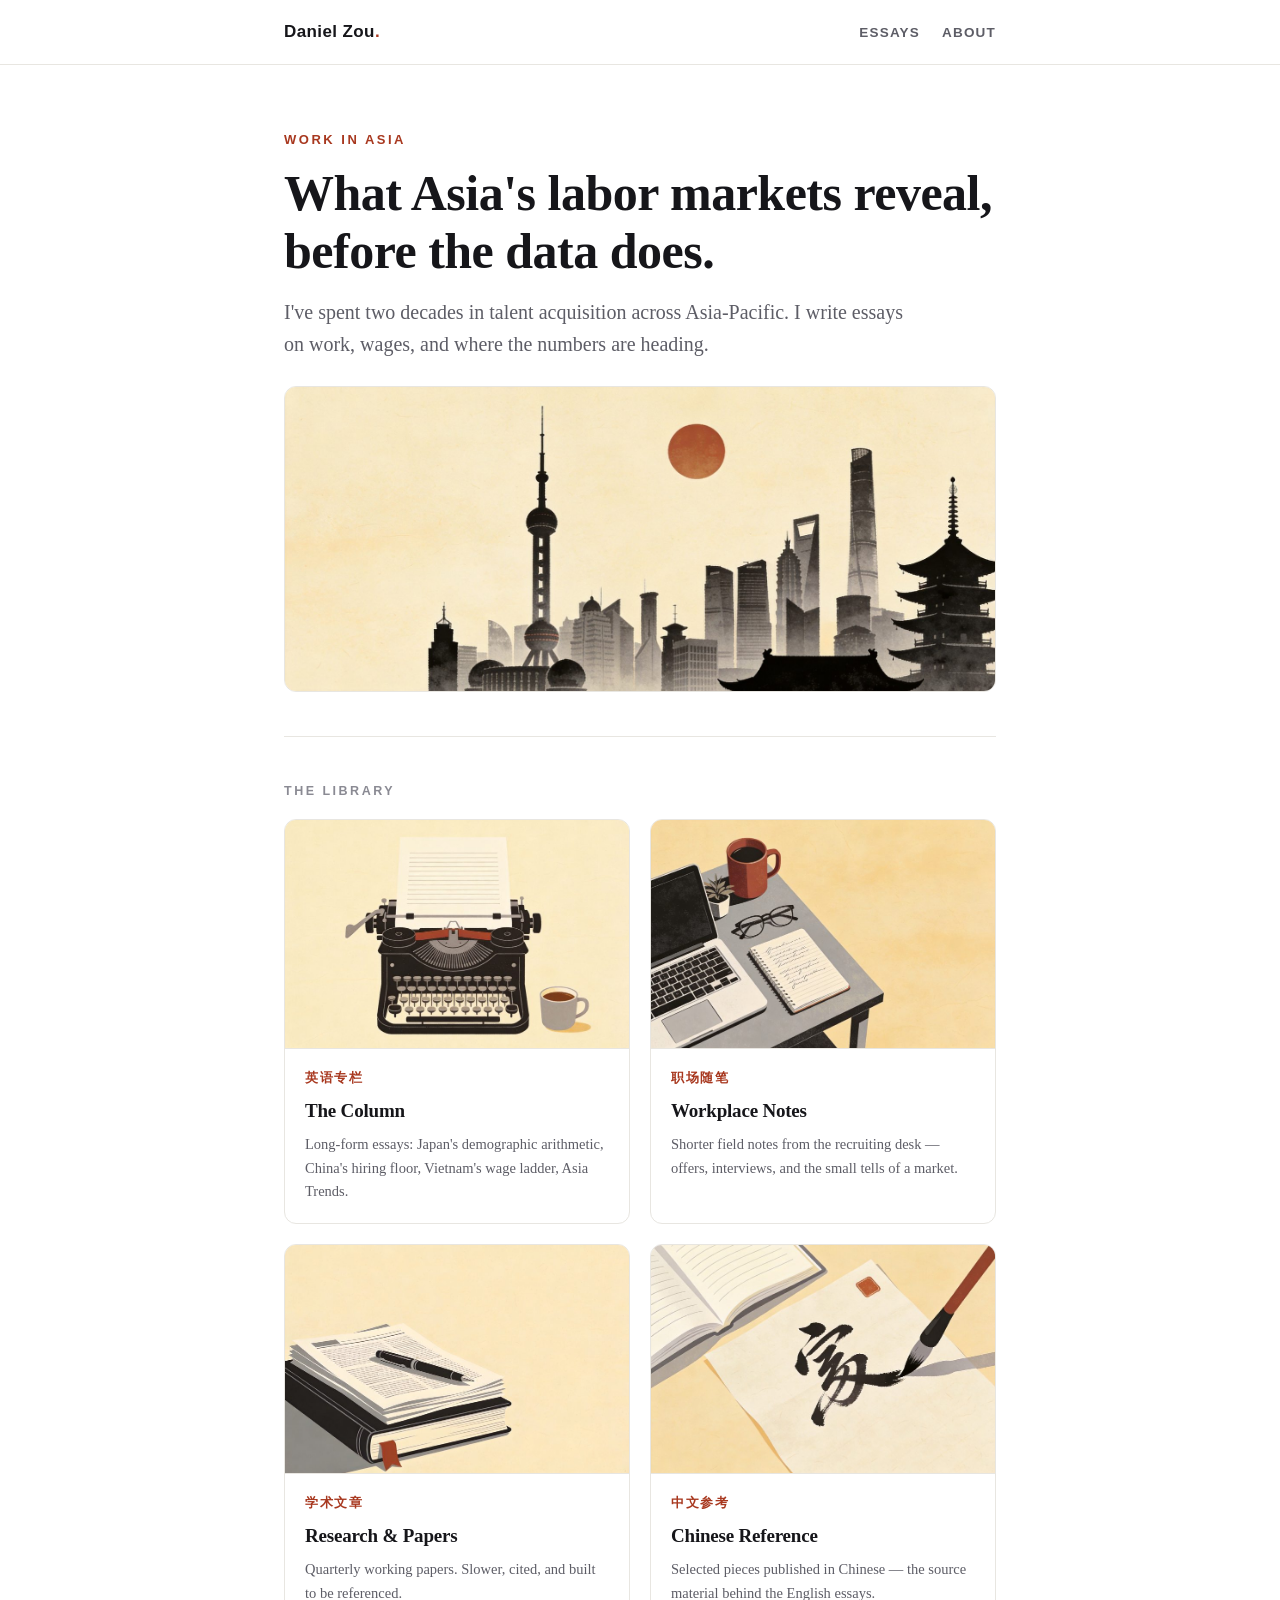
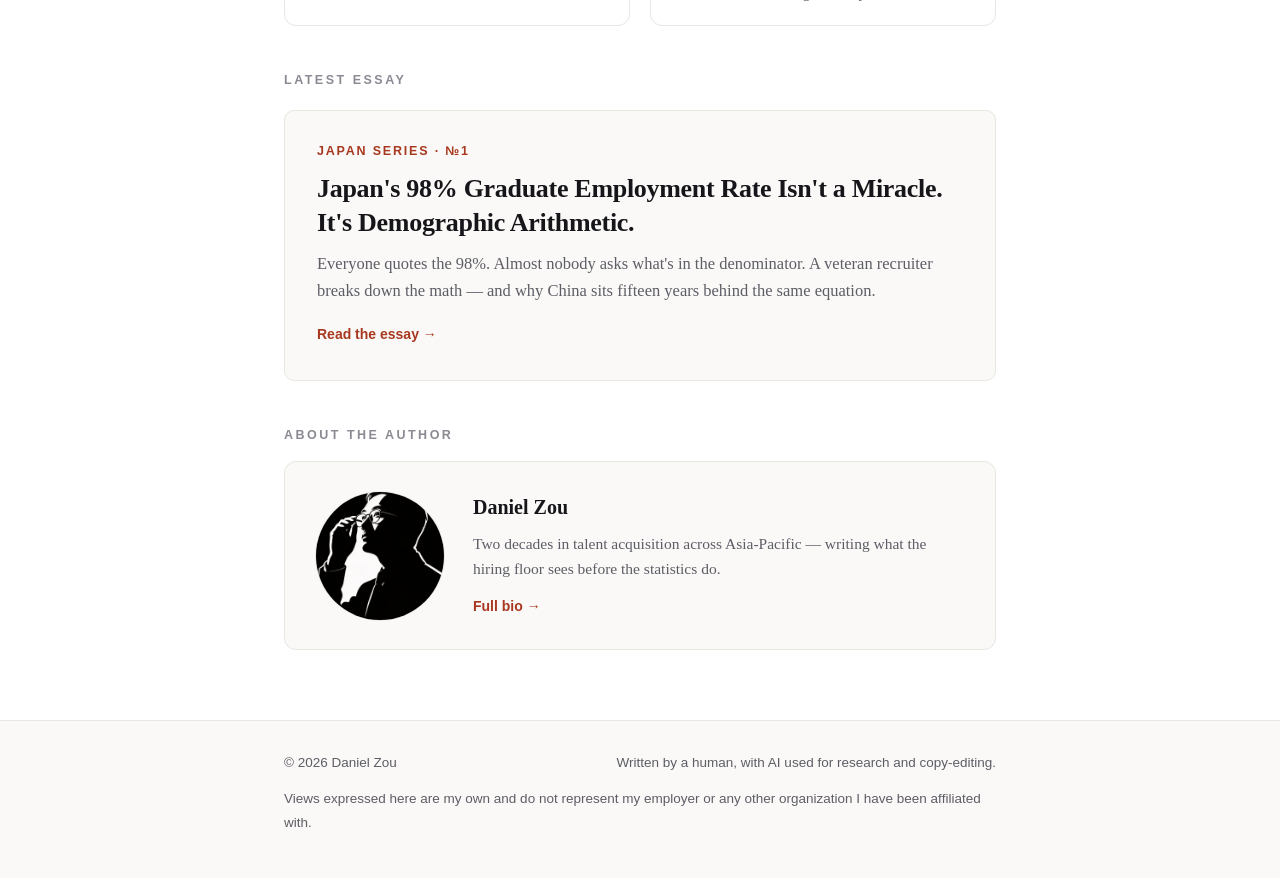
<file: index.html>
<!DOCTYPE html>
<html lang="en">
<head>
<meta charset="utf-8">
<meta name="viewport" content="width=device-width, initial-scale=1">
<title>Daniel Zou — Work in Asia</title>
<meta name="description" content="Daniel Zou writes about work, hiring, and what Asia's labor markets reveal before the data does.">
<link rel="canonical" href="https://danielzouyu.com/">
<link rel="stylesheet" href="style.css">
<link rel="icon" href="data:image/svg+xml,<svg xmlns='http://www.w3.org/2000/svg' viewBox='0 0 64 64'><rect width='64' height='64' rx='12' fill='%23a8381f'/><text x='32' y='43' font-family='Georgia' font-size='30' font-weight='bold' fill='white' text-anchor='middle'>DZ</text></svg>">
<meta property="og:type" content="website">
<meta property="og:title" content="Daniel Zou — Work in Asia">
<meta property="og:description" content="A veteran APAC recruiter on what Asia's labor markets reveal before the data does.">
<meta property="og:url" content="https://danielzouyu.com/">
<meta property="og:image" content="https://danielzouyu.com/hero.jpg">
<script data-goatcounter="https://danielz.goatcounter.com/count"
        async src="//gc.zgo.at/count.js"></script>
</head>
<body>

<header class="site-top">
  <div class="bar">
    <div class="brand"><a href="index.html">Daniel Zou<span class="dot">.</span></a></div>
    <nav class="top"><a href="essays.html">Essays</a><a href="about.html">About</a></nav>
  </div>
</header>

<div class="wrap">

  <section class="hero">
    <div class="kicker">Work in Asia</div>
    <h1>What Asia's labor markets reveal, before the data does.</h1>
    <p class="lede">I've spent two decades in talent acquisition across Asia-Pacific. I write essays on work, wages, and where the numbers are heading.</p>
    <div class="hero-img"><img src="hero.jpg" alt="Skylines of the Asia-Pacific markets I write about"></div>
  </section>

  <div class="section-label">The library</div>

  <div class="grid-4">
    <a class="mod-card" href="essays.html#column">
      <img src="card-column.jpg" alt="">
      <div class="body">
        <div class="mt"><span class="cn">英语专栏</span>The Column</div>
        <div class="md">Long-form essays: Japan's demographic arithmetic, China's hiring floor, Vietnam's wage ladder, Asia Trends.</div>
      </div>
    </a>
    <a class="mod-card" href="essays.html#notes">
      <img src="card-workplace.jpg" alt="">
      <div class="body">
        <div class="mt"><span class="cn">职场随笔</span>Workplace Notes</div>
        <div class="md">Shorter field notes from the recruiting desk — offers, interviews, and the small tells of a market.</div>
      </div>
    </a>
    <a class="mod-card" href="essays.html#papers">
      <img src="card-papers.jpg" alt="">
      <div class="body">
        <div class="mt"><span class="cn">学术文章</span>Research &amp; Papers</div>
        <div class="md">Quarterly working papers. Slower, cited, and built to be referenced.</div>
      </div>
    </a>
    <a class="mod-card" href="essays.html#chinese">
      <img src="card-chinese.jpg" alt="">
      <div class="body">
        <div class="mt"><span class="cn">中文参考</span>Chinese Reference</div>
        <div class="md">Selected pieces published in Chinese — the source material behind the English essays.</div>
      </div>
    </a>
  </div>

  <div class="section-label">Latest essay</div>

  <a class="card-link" href="posts/japan-98-percent-employment-rate.html">
    <div class="card">
      <div class="eyebrow">Japan series · №1</div>
      <h2>Japan's 98% Graduate Employment Rate Isn't a Miracle. It's Demographic Arithmetic.</h2>
      <p>Everyone quotes the 98%. Almost nobody asks what's in the denominator. A veteran recruiter breaks down the math — and why China sits fifteen years behind the same equation.</p>
      <span class="read">Read the essay →</span>
    </div>
  </a>

  <div class="section-label">About the author</div>

  <div class="about-teaser">
    <img src="portrait.jpg" alt="Daniel Zou">
    <div>
      <div class="at">Daniel Zou</div>
      <p>Two decades in talent acquisition across Asia-Pacific — writing what the hiring floor sees before the statistics do.</p>
      <a class="more" href="about.html">Full bio →</a>
    </div>
  </div>

  <!-- NEWSLETTER BOX: insert Buttondown/beehiiv embed here at Step 6 -->

</div>

<footer class="site">
  <div class="in">
    <span>© 2026 Daniel Zou</span>
    <span>Written by a human, with AI used for research and copy-editing.</span>
    <span>Views expressed here are my own and do not represent my employer or any other organization I have been affiliated with.</span>
  </div>
</footer>

</body>
</html>
</file>
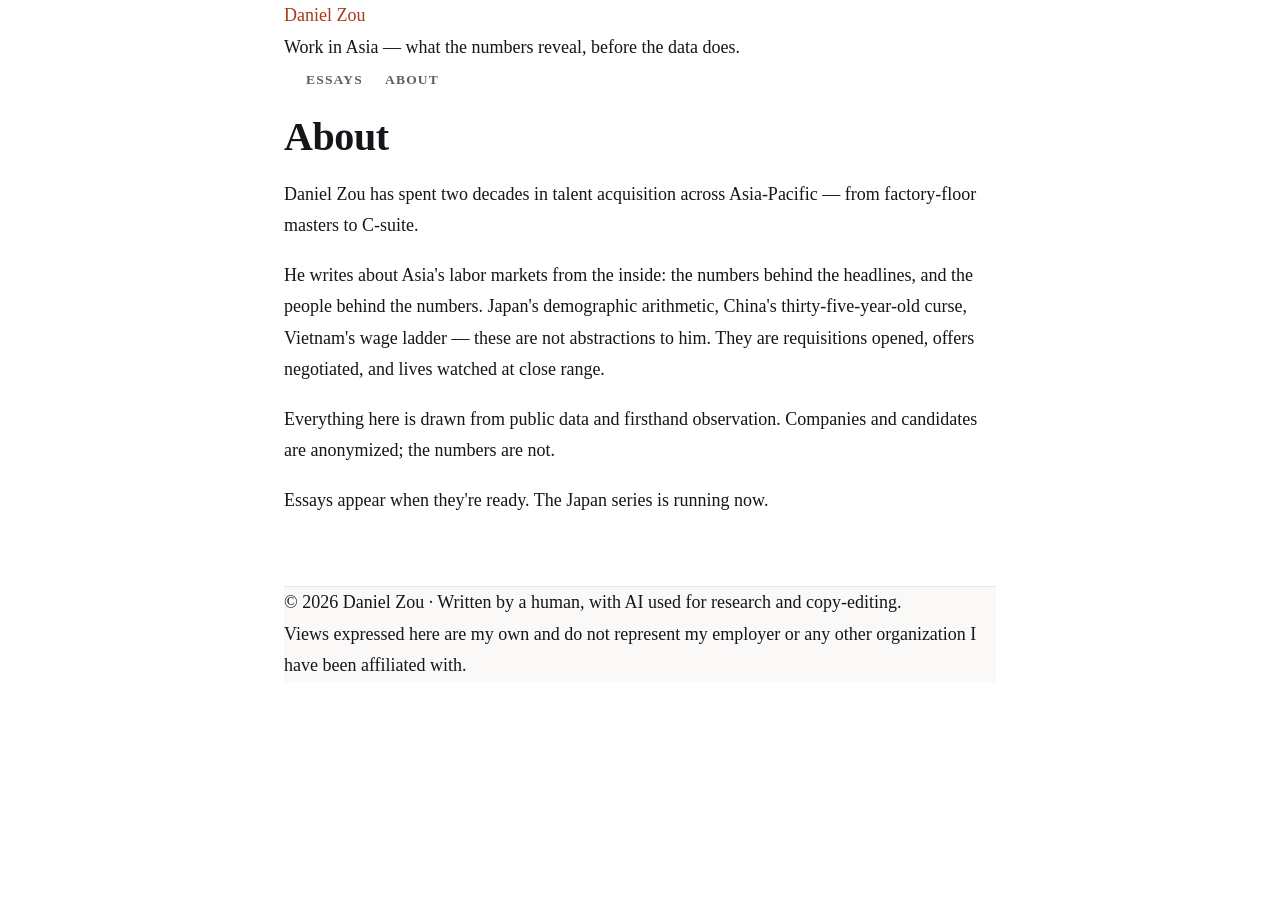
<file: about.html>
<!DOCTYPE html>
<html lang="en">
<head>
<meta charset="utf-8">
<meta name="viewport" content="width=device-width, initial-scale=1">
<title>About — Daniel Zou</title>
<meta name="description" content="Daniel Zou has spent two decades in talent acquisition across Asia-Pacific, writing about what labor markets reveal before the data does.">
<link rel="stylesheet" href="style.css">
</head>
<script data-goatcounter="https://danielz.goatcounter.com/count"
        async src="//gc.zgo.at/count.js"></script>
  <body>
<div class="wrap">
<header class="site">
  <div class="name"><a href="index.html">Daniel Zou</a></div>
  <div class="tag">Work in Asia — what the numbers reveal, before the data does.</div>
  <nav class="top"><a href="index.html">Essays</a><a href="about.html">About</a></nav>
</header>

<h1 class="post-title">About</h1>

<p>Daniel Zou has spent two decades in talent acquisition across Asia-Pacific — from factory-floor masters to C-suite.</p>

<p>He writes about Asia's labor markets from the inside: the numbers behind the headlines, and the people behind the numbers. Japan's demographic arithmetic, China's thirty-five-year-old curse, Vietnam's wage ladder — these are not abstractions to him. They are requisitions opened, offers negotiated, and lives watched at close range.</p>

<p>Everything here is drawn from public data and firsthand observation. Companies and candidates are anonymized; the numbers are not.</p>

<p>Essays appear when they're ready. The Japan series is running now.</p>

<footer class="site">
  © 2026 Daniel Zou · Written by a human, with AI used for research and copy-editing.<br>Views expressed here are my own and do not represent my employer or any other organization I have been affiliated with.
</footer>
</div>
</body>
</html>
</file>
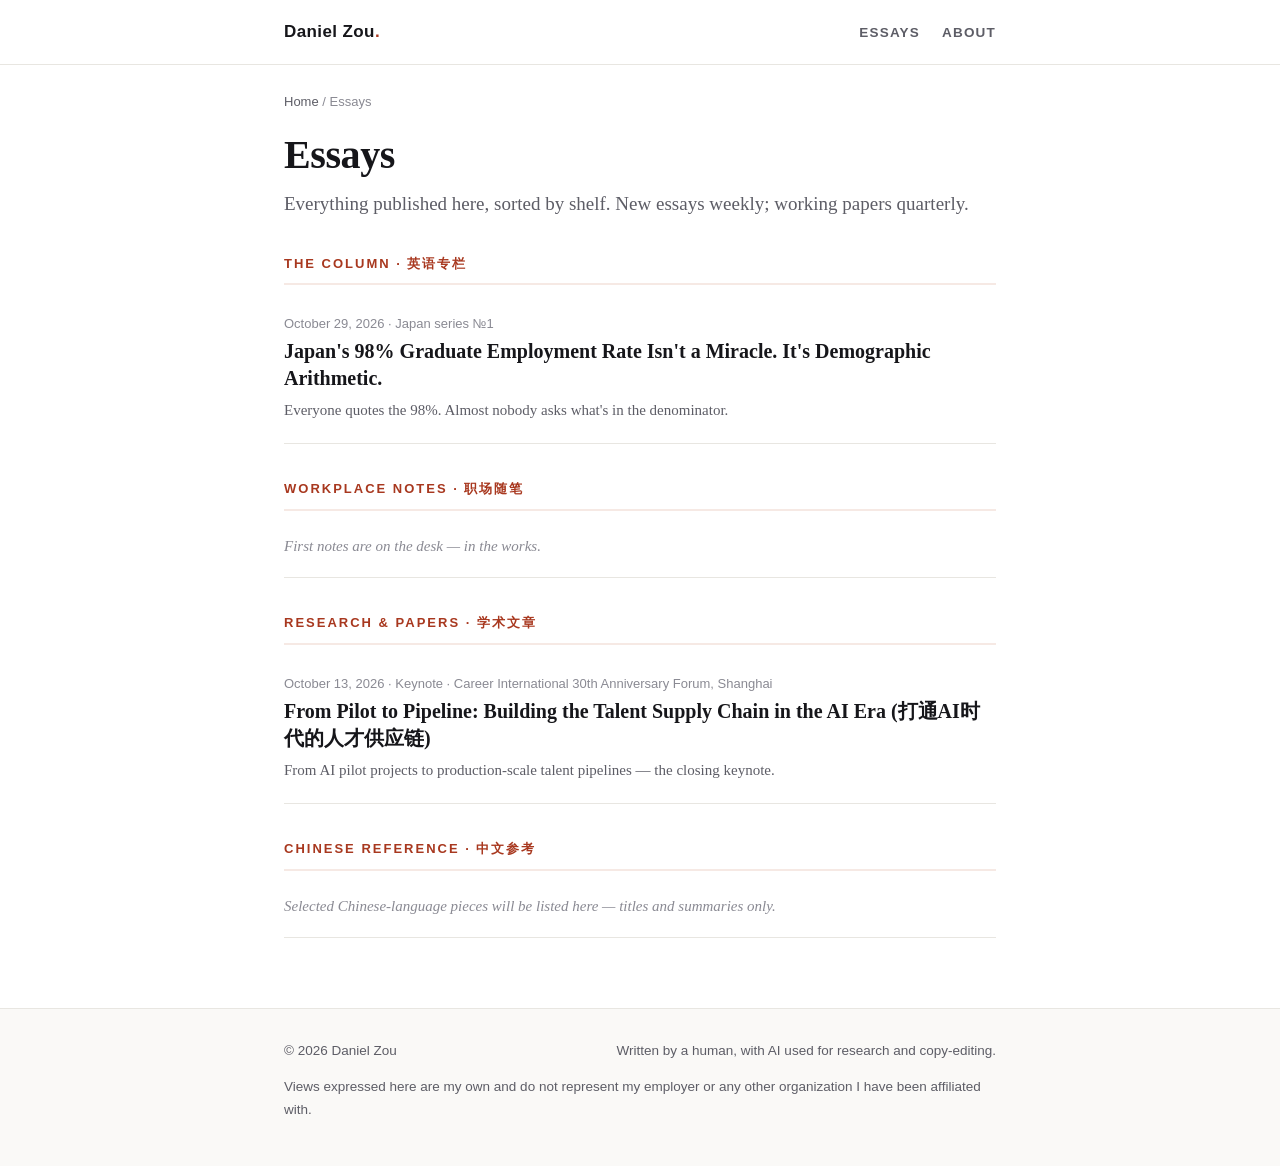
<file: essays.html>
<!DOCTYPE html>
<html lang="en">
<head>
<meta charset="utf-8">
<meta name="viewport" content="width=device-width, initial-scale=1">
<title>Essays — Daniel Zou</title>
<meta name="description" content="All essays by Daniel Zou: the weekly column, workplace notes, working papers, and selected Chinese reference pieces.">
<link rel="canonical" href="https://danielzouyu.com/essays.html">
<link rel="stylesheet" href="style.css">
<link rel="icon" href="data:image/svg+xml,<svg xmlns='http://www.w3.org/2000/svg' viewBox='0 0 64 64'><rect width='64' height='64' rx='12' fill='%23a8381f'/><text x='32' y='43' font-family='Georgia' font-size='30' font-weight='bold' fill='white' text-anchor='middle'>DZ</text></svg>">
</head>
<script data-goatcounter="https://danielz.goatcounter.com/count"
        async src="//gc.zgo.at/count.js"></script>
  <body>
<header class="site-top">
  <div class="bar">
    <div class="brand"><a href="index.html">Daniel Zou<span class="dot">.</span></a></div>
    <nav class="top"><a href="essays.html">Essays</a><a href="about.html">About</a></nav>
  </div>
</header>
<div class="wrap">
<article>
  <div class="crumb"><a href="index.html">Home</a> / Essays</div>
  <h1 class="post-title">Essays</h1>
  <p class="post-sub">Everything published here, sorted by shelf. New essays weekly; working papers quarterly.</p>
  <div class="archive-group" id="column">
    <div class="g-label">The Column · 英语专栏</div>
    <ul class="post-list">
      <li>
        <div class="dt">October 29, 2026 · Japan series №1</div>
        <div class="t"><a href="posts/japan-98-percent-employment-rate.html">Japan's 98% Graduate Employment Rate Isn't a Miracle. It's Demographic Arithmetic.</a></div>
        <div class="d">Everyone quotes the 98%. Almost nobody asks what's in the denominator.</div>
      </li>
    </ul>
  </div>
  <div class="archive-group" id="notes">
    <div class="g-label">Workplace Notes · 职场随笔</div>
    <div class="empty-note">First notes are on the desk — in the works.</div>
  </div>
  <div class="archive-group" id="papers">
    <div class="g-label">Research &amp; Papers · 学术文章</div>
    <ul class="post-list">
      <li>
        <div class="dt">October 13, 2026 · Keynote · Career International 30th Anniversary Forum, Shanghai</div>
        <div class="t">From Pilot to Pipeline: Building the Talent Supply Chain in the AI Era (打通AI时代的人才供应链)</div>
        <div class="d">From AI pilot projects to production-scale talent pipelines — the closing keynote.</div>
      </li>
    </ul>
  </div>
  <div class="archive-group" id="chinese">
    <div class="g-label">Chinese Reference · 中文参考</div>
    <div class="empty-note">Selected Chinese-language pieces will be listed here — titles and summaries only.</div>
  </div>
</article>
</div>
<footer class="site">
  <div class="in">
    <span>© 2026 Daniel Zou</span>
    <span>Written by a human, with AI used for research and copy-editing.</span>
    <span>Views expressed here are my own and do not represent my employer or any other organization I have been affiliated with.</span>
  </div>
</footer>
</body>
</html>
</file>
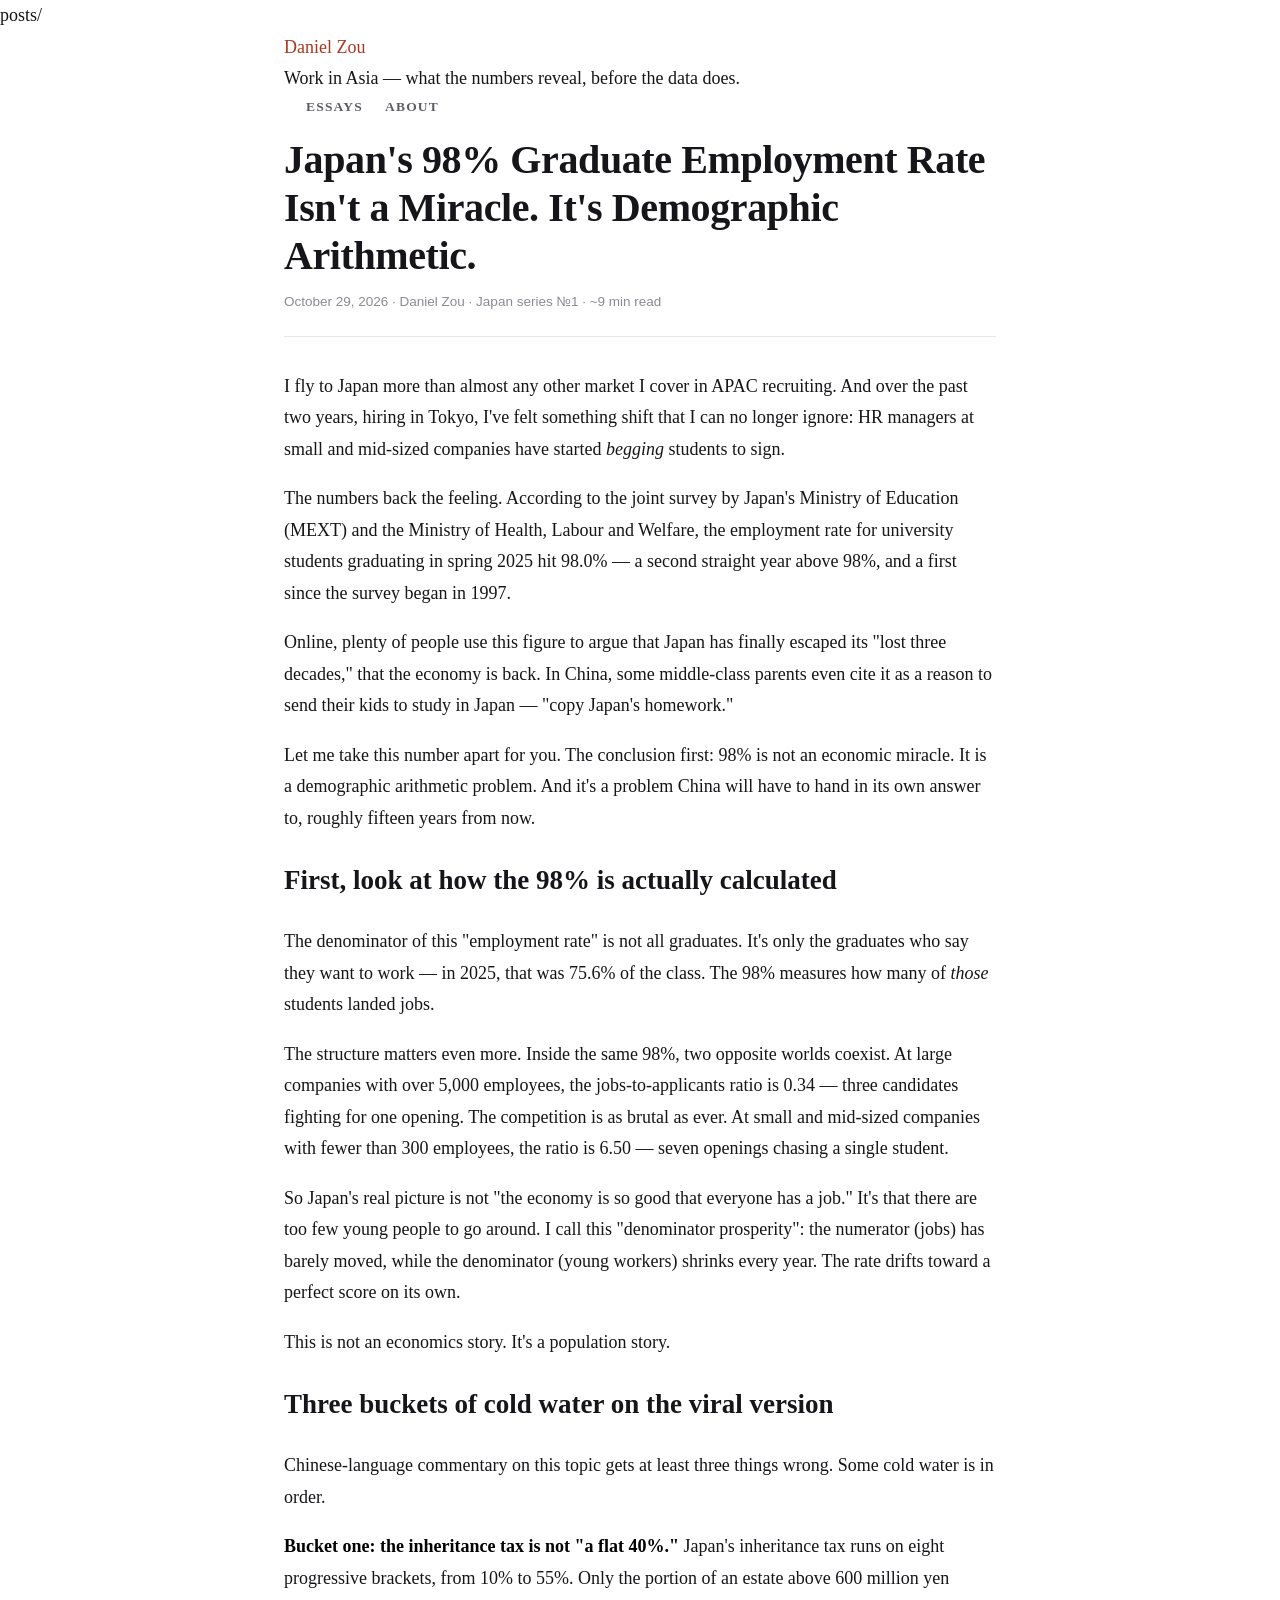
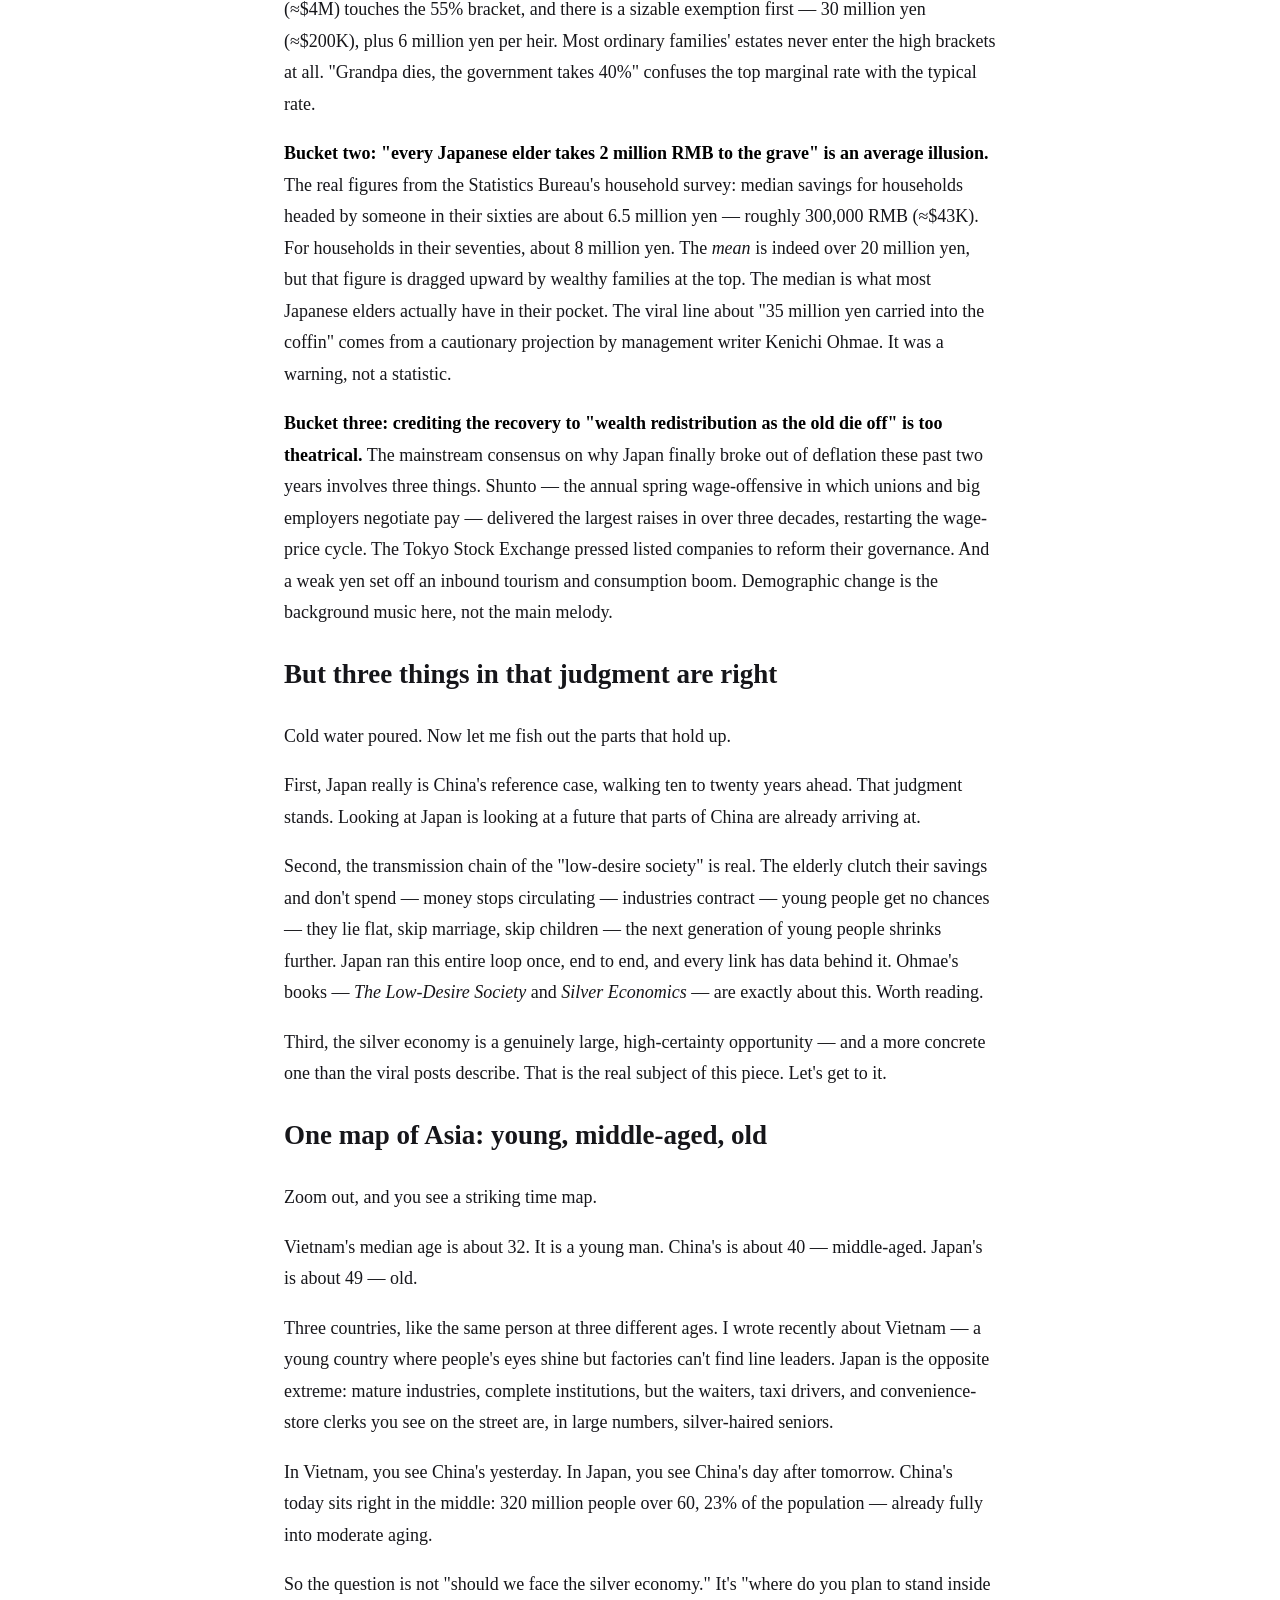
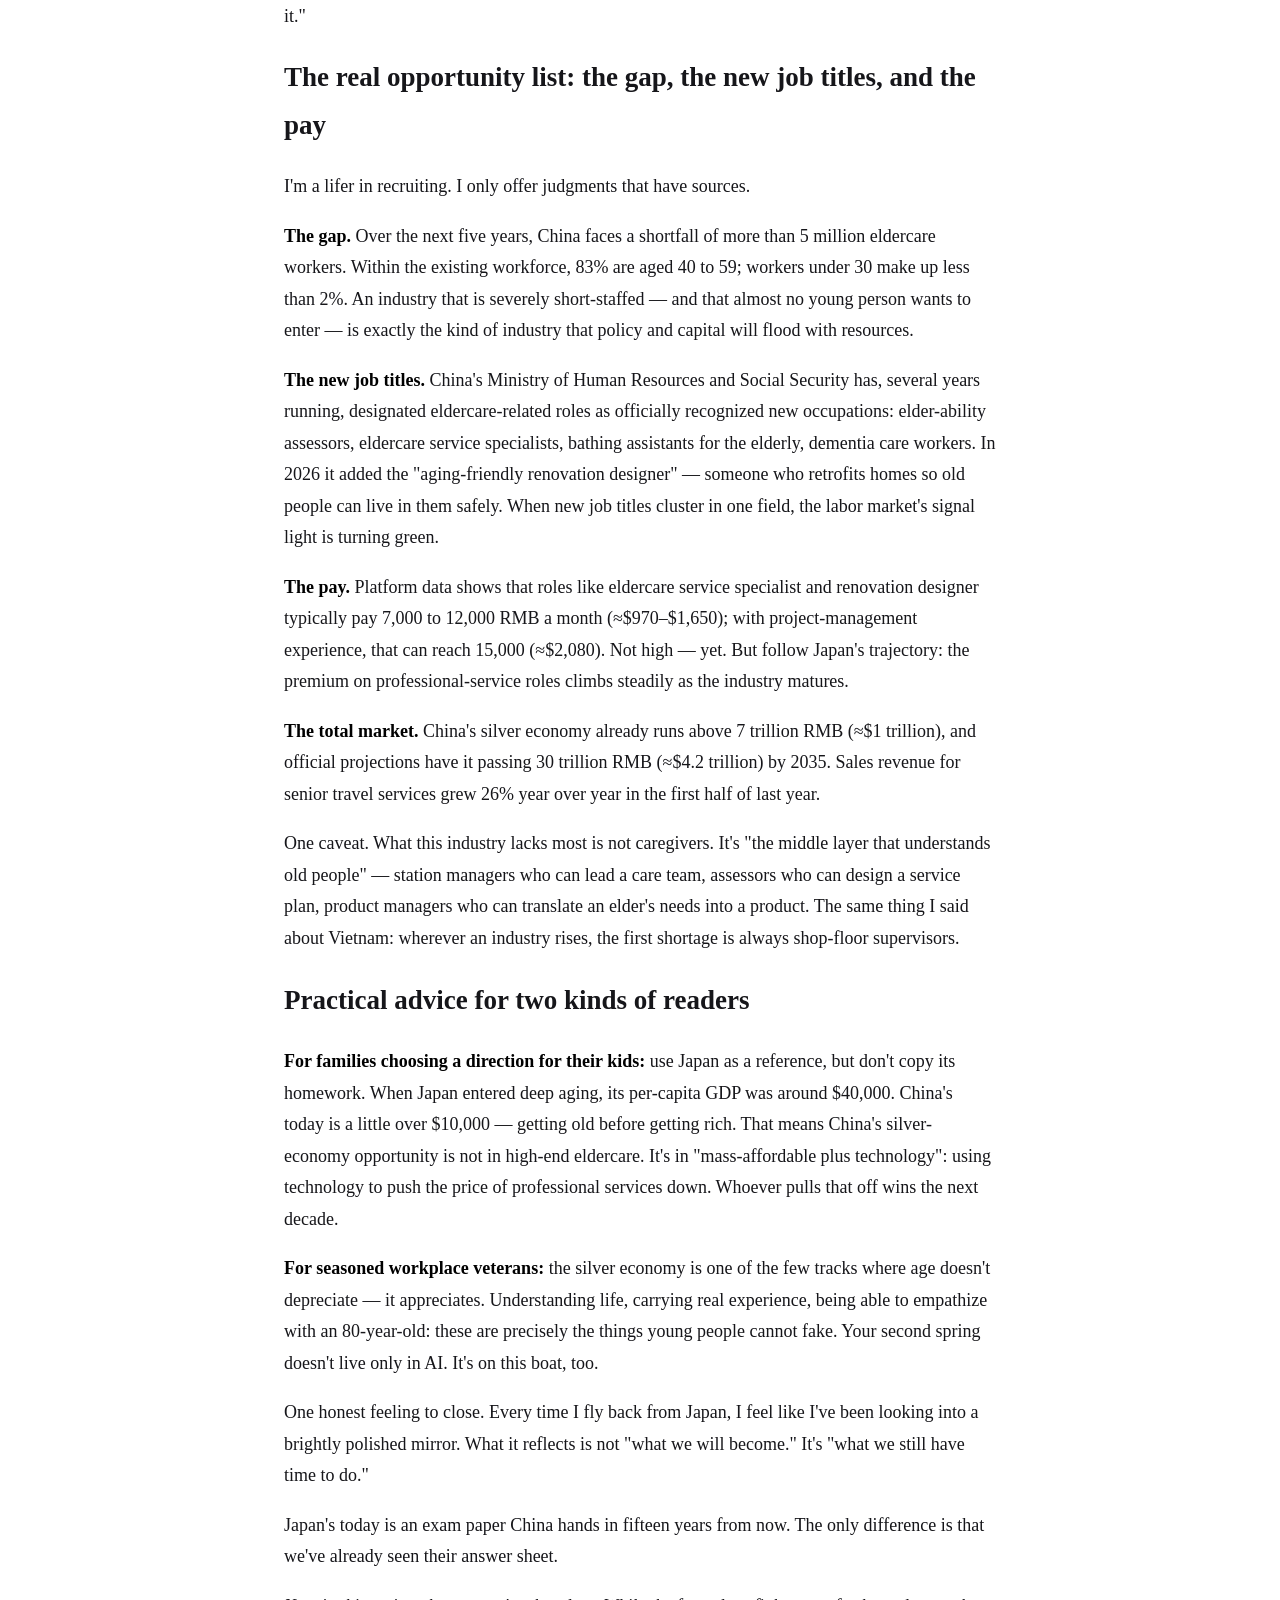
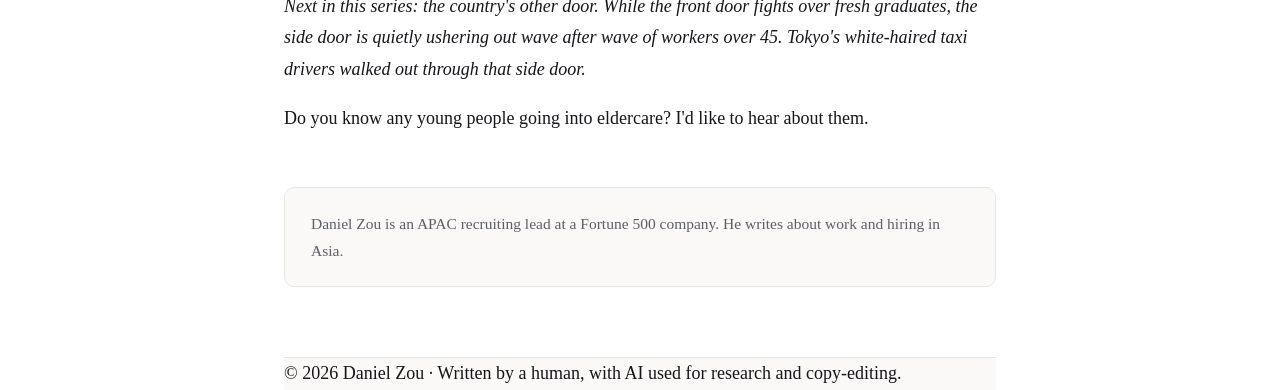
<file: japan-98-percent-employment-rate.html>
posts/

<!DOCTYPE html>
<html lang="en">
<head>
<meta charset="utf-8">
<meta name="viewport" content="width=device-width, initial-scale=1">
<title>Japan's 98% Graduate Employment Rate Isn't a Miracle. It's Demographic Arithmetic. — Daniel Zou</title>
<meta name="description" content="Japan's 98% graduate employment rate is not an economic comeback. A veteran APAC recruiter breaks down the demographic math — and why China is next in line.">
<link rel="canonical" href="https://danielzouyu.com/posts/japan-98-percent-employment-rate.html">
<meta property="og:title" content="Japan's 98% Graduate Employment Rate Isn't a Miracle. It's Demographic Arithmetic.">
<meta property="og:description" content="A veteran APAC recruiter breaks down the demographic math behind Japan's 98% graduate employment rate — and why China is next in line.">
<meta property="og:type" content="article">
<meta property="og:url" content="https://danielzouyu.com/posts/japan-98-percent-employment-rate.html">
<link rel="stylesheet" href="../style.css">
<script type="application/ld+json">
{
  "@context": "https://schema.org",
  "@type": "Article",
  "headline": "Japan's 98% Graduate Employment Rate Isn't a Miracle. It's Demographic Arithmetic.",
  "description": "Japan's 98% graduate employment rate is not an economic comeback. A veteran APAC recruiter breaks down the demographic math — and why China is next in line.",
  "author": { "@type": "Person", "name": "Daniel Zou", "url": "https://danielzouyu.com/about.html" },
  "datePublished": "2026-10-29",
  "mainEntityOfPage": "https://danielzouyu.com/posts/japan-98-percent-employment-rate.html",
  "keywords": "Japan graduate employment rate, Japan aging economy jobs, Japan demographic crisis explained, China silver economy opportunities, eldercare careers China"
}
</script>
</head>
<body>
<div class="wrap">
<header class="site">
  <div class="name"><a href="../index.html">Daniel Zou</a></div>
  <div class="tag">Work in Asia — what the numbers reveal, before the data does.</div>
  <nav class="top"><a href="../index.html">Essays</a><a href="../about.html">About</a></nav>
</header>

<h1 class="post-title">Japan's 98% Graduate Employment Rate Isn't a Miracle. It's Demographic Arithmetic.</h1>
<div class="meta">October 29, 2026 · Daniel Zou · Japan series №1 · ~9 min read</div>

<p>I fly to Japan more than almost any other market I cover in APAC recruiting. And over the past two years, hiring in Tokyo, I've felt something shift that I can no longer ignore: HR managers at small and mid-sized companies have started <em>begging</em> students to sign.</p>

<p>The numbers back the feeling. According to the joint survey by Japan's Ministry of Education (MEXT) and the Ministry of Health, Labour and Welfare, the employment rate for university students graduating in spring 2025 hit 98.0% — a second straight year above 98%, and a first since the survey began in 1997.</p>

<p>Online, plenty of people use this figure to argue that Japan has finally escaped its "lost three decades," that the economy is back. In China, some middle-class parents even cite it as a reason to send their kids to study in Japan — "copy Japan's homework."</p>

<p>Let me take this number apart for you. The conclusion first: 98% is not an economic miracle. It is a demographic arithmetic problem. And it's a problem China will have to hand in its own answer to, roughly fifteen years from now.</p>

<h2>First, look at how the 98% is actually calculated</h2>

<p>The denominator of this "employment rate" is not all graduates. It's only the graduates who say they want to work — in 2025, that was 75.6% of the class. The 98% measures how many of <em>those</em> students landed jobs.</p>

<p>The structure matters even more. Inside the same 98%, two opposite worlds coexist. At large companies with over 5,000 employees, the jobs-to-applicants ratio is 0.34 — three candidates fighting for one opening. The competition is as brutal as ever. At small and mid-sized companies with fewer than 300 employees, the ratio is 6.50 — seven openings chasing a single student.</p>

<p>So Japan's real picture is not "the economy is so good that everyone has a job." It's that there are too few young people to go around. I call this "denominator prosperity": the numerator (jobs) has barely moved, while the denominator (young workers) shrinks every year. The rate drifts toward a perfect score on its own.</p>

<p>This is not an economics story. It's a population story.</p>

<h2>Three buckets of cold water on the viral version</h2>

<p>Chinese-language commentary on this topic gets at least three things wrong. Some cold water is in order.</p>

<p><strong>Bucket one: the inheritance tax is not "a flat 40%."</strong> Japan's inheritance tax runs on eight progressive brackets, from 10% to 55%. Only the portion of an estate above 600 million yen (≈$4M) touches the 55% bracket, and there is a sizable exemption first — 30 million yen (≈$200K), plus 6 million yen per heir. Most ordinary families' estates never enter the high brackets at all. "Grandpa dies, the government takes 40%" confuses the top marginal rate with the typical rate.</p>

<p><strong>Bucket two: "every Japanese elder takes 2 million RMB to the grave" is an average illusion.</strong> The real figures from the Statistics Bureau's household survey: median savings for households headed by someone in their sixties are about 6.5 million yen — roughly 300,000 RMB (≈$43K). For households in their seventies, about 8 million yen. The <em>mean</em> is indeed over 20 million yen, but that figure is dragged upward by wealthy families at the top. The median is what most Japanese elders actually have in their pocket. The viral line about "35 million yen carried into the coffin" comes from a cautionary projection by management writer Kenichi Ohmae. It was a warning, not a statistic.</p>

<p><strong>Bucket three: crediting the recovery to "wealth redistribution as the old die off" is too theatrical.</strong> The mainstream consensus on why Japan finally broke out of deflation these past two years involves three things. Shunto — the annual spring wage-offensive in which unions and big employers negotiate pay — delivered the largest raises in over three decades, restarting the wage-price cycle. The Tokyo Stock Exchange pressed listed companies to reform their governance. And a weak yen set off an inbound tourism and consumption boom. Demographic change is the background music here, not the main melody.</p>

<h2>But three things in that judgment are right</h2>

<p>Cold water poured. Now let me fish out the parts that hold up.</p>

<p>First, Japan really is China's reference case, walking ten to twenty years ahead. That judgment stands. Looking at Japan is looking at a future that parts of China are already arriving at.</p>

<p>Second, the transmission chain of the "low-desire society" is real. The elderly clutch their savings and don't spend — money stops circulating — industries contract — young people get no chances — they lie flat, skip marriage, skip children — the next generation of young people shrinks further. Japan ran this entire loop once, end to end, and every link has data behind it. Ohmae's books — <em>The Low-Desire Society</em> and <em>Silver Economics</em> — are exactly about this. Worth reading.</p>

<p>Third, the silver economy is a genuinely large, high-certainty opportunity — and a more concrete one than the viral posts describe. That is the real subject of this piece. Let's get to it.</p>

<h2>One map of Asia: young, middle-aged, old</h2>

<p>Zoom out, and you see a striking time map.</p>

<p>Vietnam's median age is about 32. It is a young man. China's is about 40 — middle-aged. Japan's is about 49 — old.</p>

<p>Three countries, like the same person at three different ages. I wrote recently about Vietnam — a young country where people's eyes shine but factories can't find line leaders. Japan is the opposite extreme: mature industries, complete institutions, but the waiters, taxi drivers, and convenience-store clerks you see on the street are, in large numbers, silver-haired seniors.</p>

<p>In Vietnam, you see China's yesterday. In Japan, you see China's day after tomorrow. China's today sits right in the middle: 320 million people over 60, 23% of the population — already fully into moderate aging.</p>

<p>So the question is not "should we face the silver economy." It's "where do you plan to stand inside it."</p>

<h2>The real opportunity list: the gap, the new job titles, and the pay</h2>

<p>I'm a lifer in recruiting. I only offer judgments that have sources.</p>

<p><strong>The gap.</strong> Over the next five years, China faces a shortfall of more than 5 million eldercare workers. Within the existing workforce, 83% are aged 40 to 59; workers under 30 make up less than 2%. An industry that is severely short-staffed — and that almost no young person wants to enter — is exactly the kind of industry that policy and capital will flood with resources.</p>

<p><strong>The new job titles.</strong> China's Ministry of Human Resources and Social Security has, several years running, designated eldercare-related roles as officially recognized new occupations: elder-ability assessors, eldercare service specialists, bathing assistants for the elderly, dementia care workers. In 2026 it added the "aging-friendly renovation designer" — someone who retrofits homes so old people can live in them safely. When new job titles cluster in one field, the labor market's signal light is turning green.</p>

<p><strong>The pay.</strong> Platform data shows that roles like eldercare service specialist and renovation designer typically pay 7,000 to 12,000 RMB a month (≈$970–$1,650); with project-management experience, that can reach 15,000 (≈$2,080). Not high — yet. But follow Japan's trajectory: the premium on professional-service roles climbs steadily as the industry matures.</p>

<p><strong>The total market.</strong> China's silver economy already runs above 7 trillion RMB (≈$1 trillion), and official projections have it passing 30 trillion RMB (≈$4.2 trillion) by 2035. Sales revenue for senior travel services grew 26% year over year in the first half of last year.</p>

<p>One caveat. What this industry lacks most is not caregivers. It's "the middle layer that understands old people" — station managers who can lead a care team, assessors who can design a service plan, product managers who can translate an elder's needs into a product. The same thing I said about Vietnam: wherever an industry rises, the first shortage is always shop-floor supervisors.</p>

<h2>Practical advice for two kinds of readers</h2>

<p><strong>For families choosing a direction for their kids:</strong> use Japan as a reference, but don't copy its homework. When Japan entered deep aging, its per-capita GDP was around $40,000. China's today is a little over $10,000 — getting old before getting rich. That means China's silver-economy opportunity is not in high-end eldercare. It's in "mass-affordable plus technology": using technology to push the price of professional services down. Whoever pulls that off wins the next decade.</p>

<p><strong>For seasoned workplace veterans:</strong> the silver economy is one of the few tracks where age doesn't depreciate — it appreciates. Understanding life, carrying real experience, being able to empathize with an 80-year-old: these are precisely the things young people cannot fake. Your second spring doesn't live only in AI. It's on this boat, too.</p>

<p>One honest feeling to close. Every time I fly back from Japan, I feel like I've been looking into a brightly polished mirror. What it reflects is not "what we will become." It's "what we still have time to do."</p>

<p>Japan's today is an exam paper China hands in fifteen years from now. The only difference is that we've already seen their answer sheet.</p>

<p><em>Next in this series: the country's other door. While the front door fights over fresh graduates, the side door is quietly ushering out wave after wave of workers over 45. Tokyo's white-haired taxi drivers walked out through that side door.</em></p>

<p>Do you know any young people going into eldercare? I'd like to hear about them.</p>

<div class="byline">Daniel Zou is an APAC recruiting lead at a Fortune 500 company. He writes about work and hiring in Asia.</div>

<!-- NEWSLETTER BOX: insert Buttondown/beehiiv embed here at Step 6 -->

<footer class="site">
  © 2026 Daniel Zou · Written by a human, with AI used for research and copy-editing.
</footer>
</div>
</body>
</html>
</file>
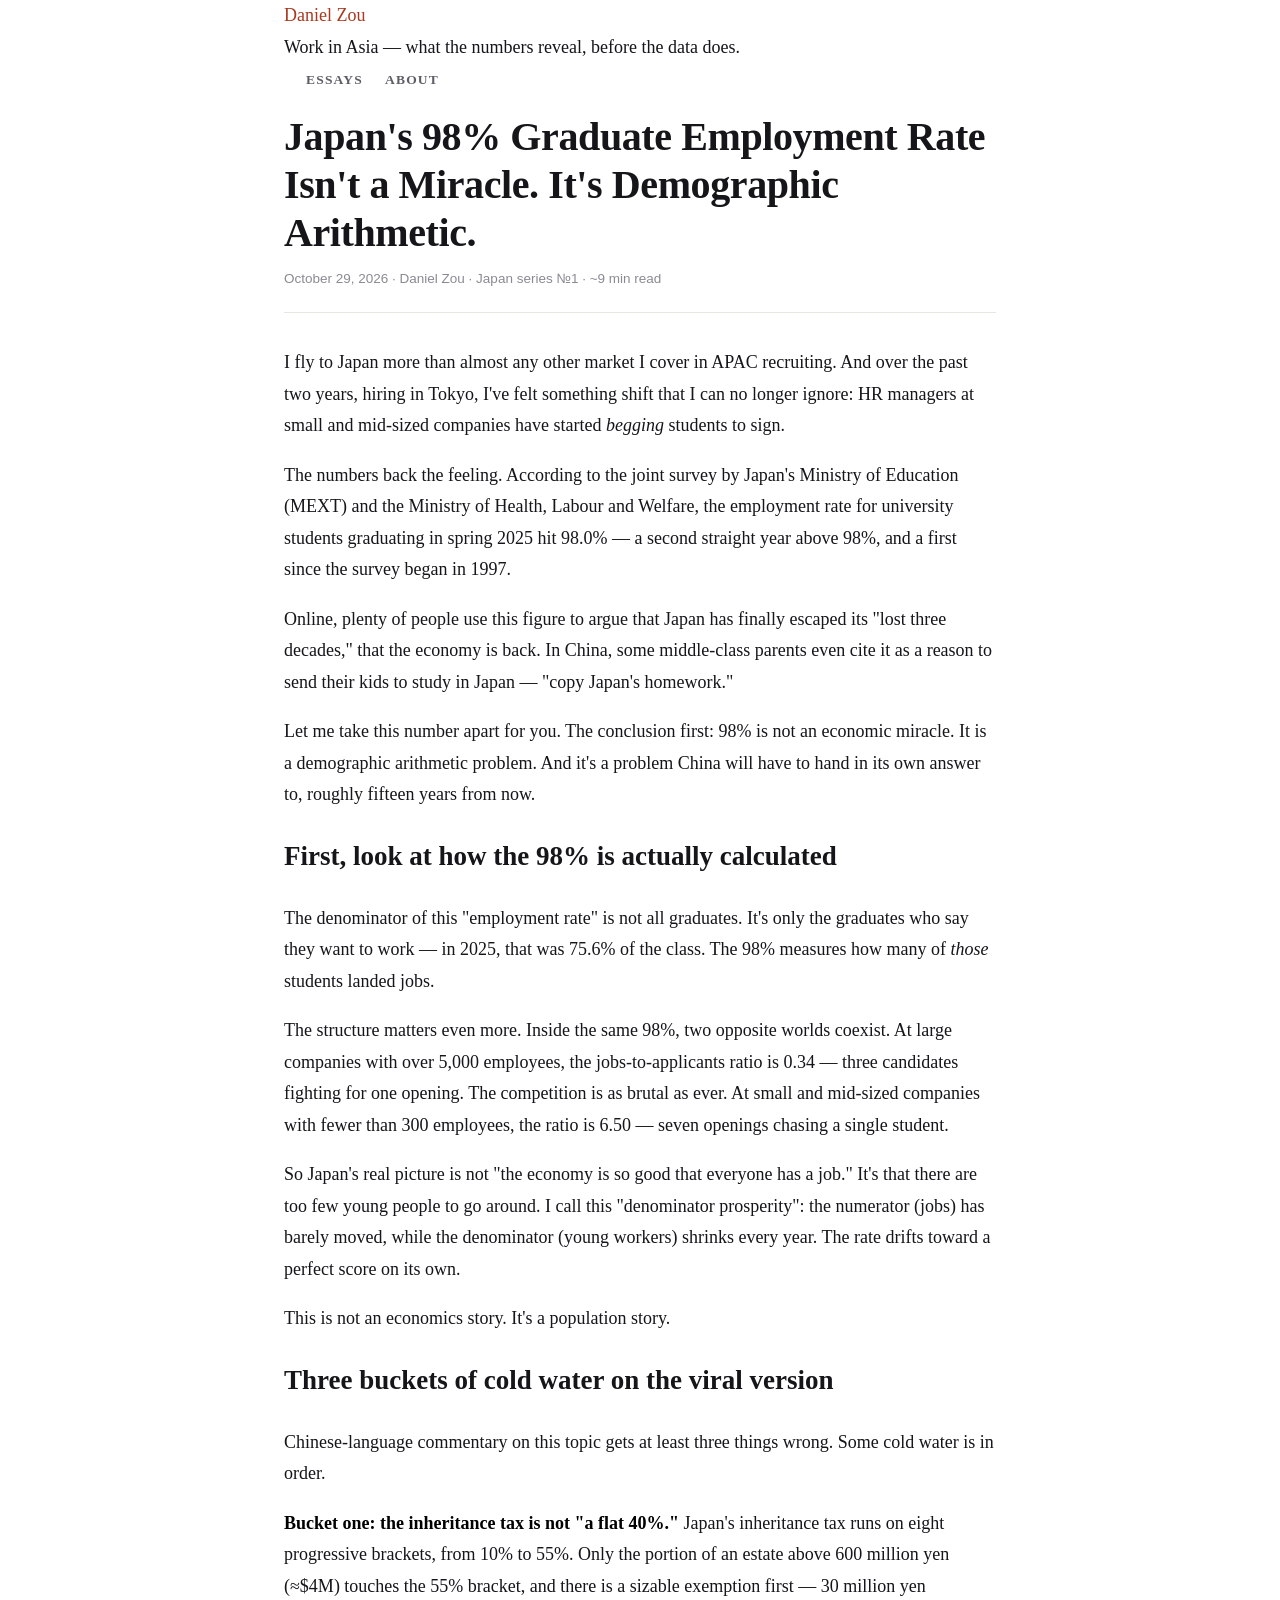
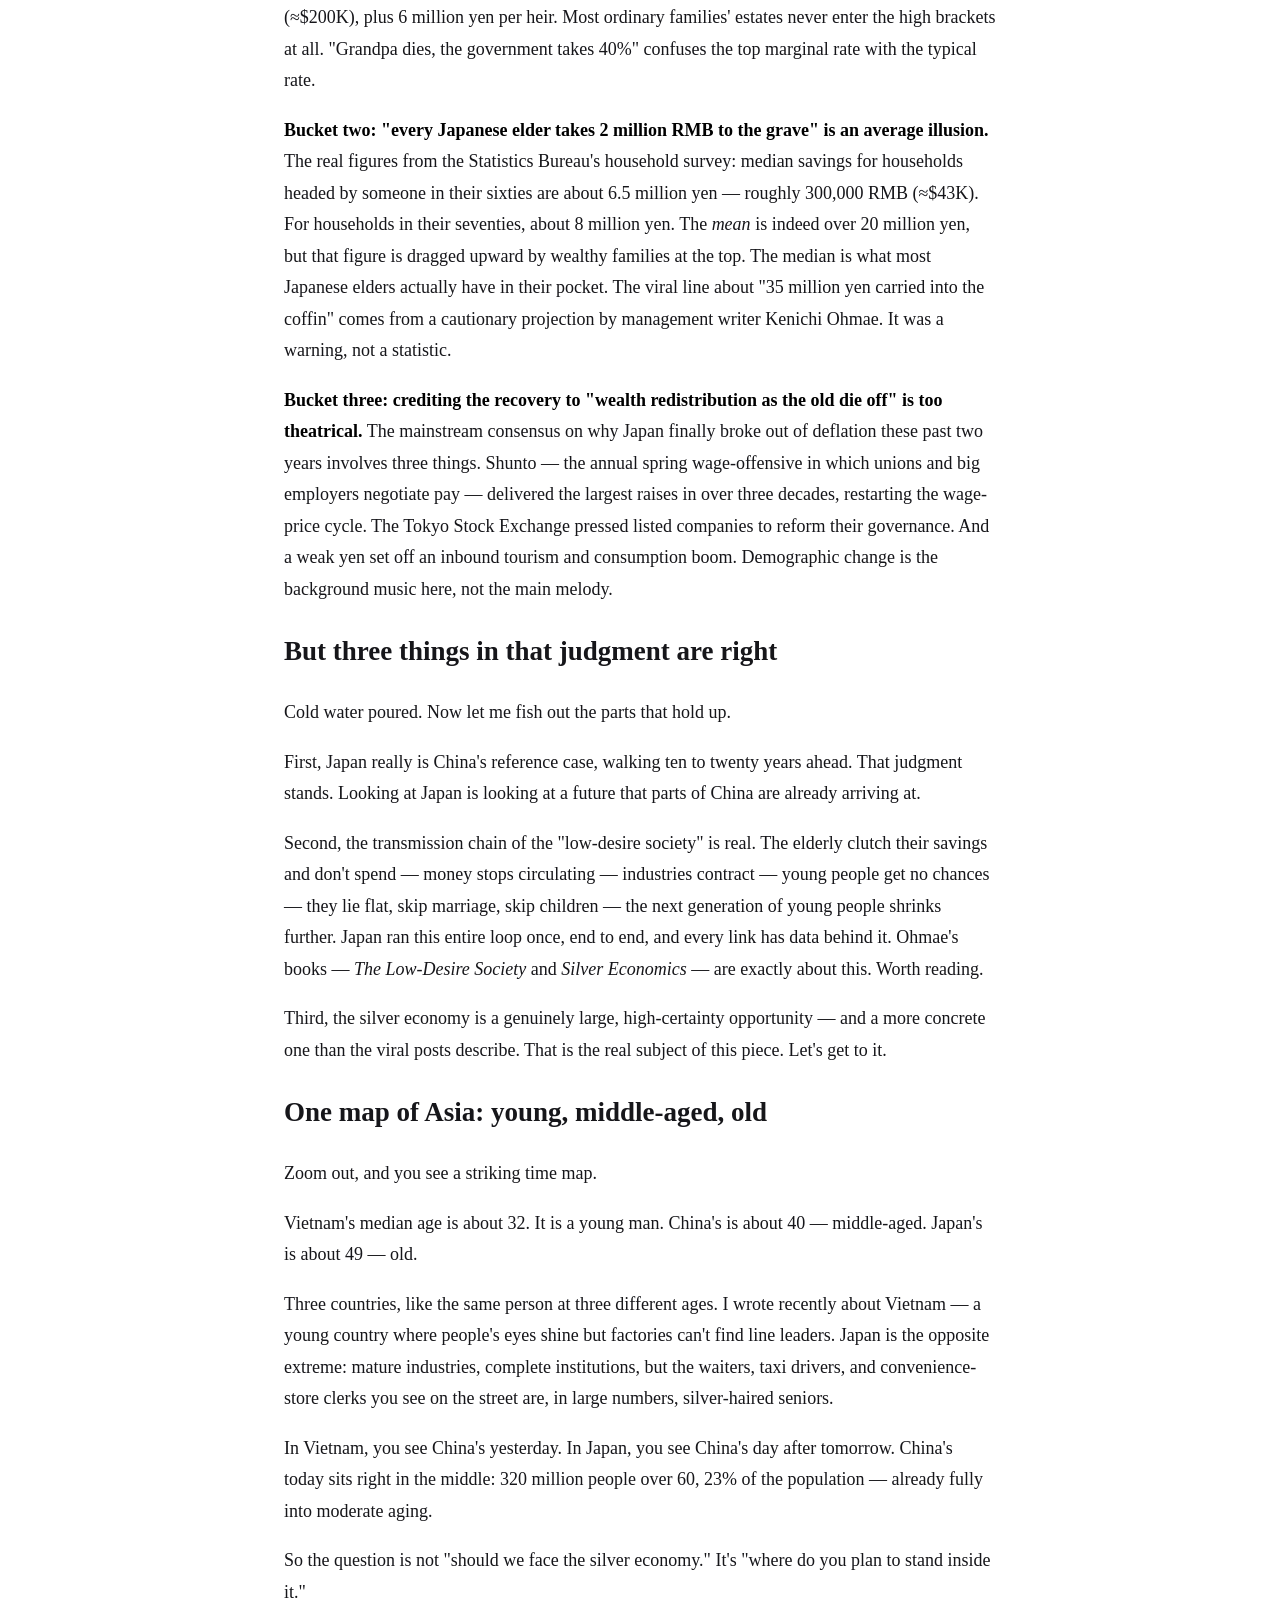
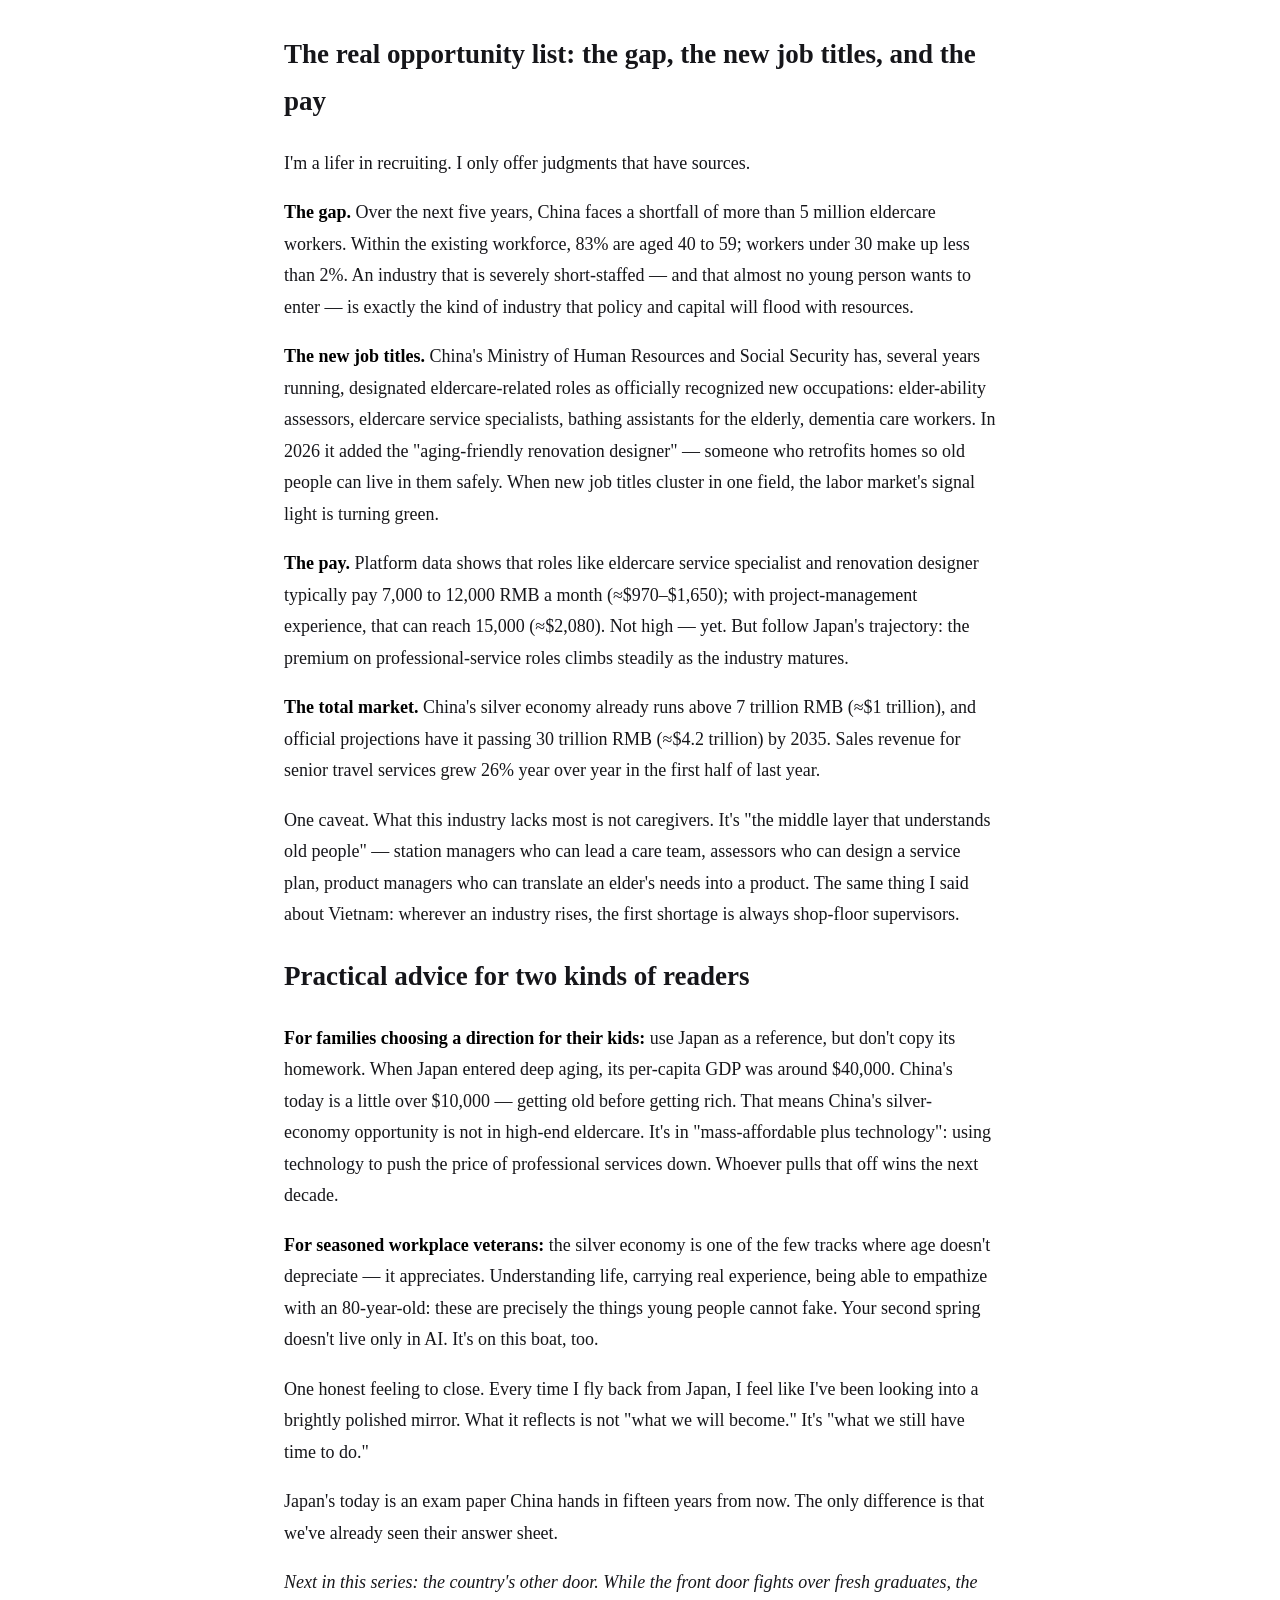
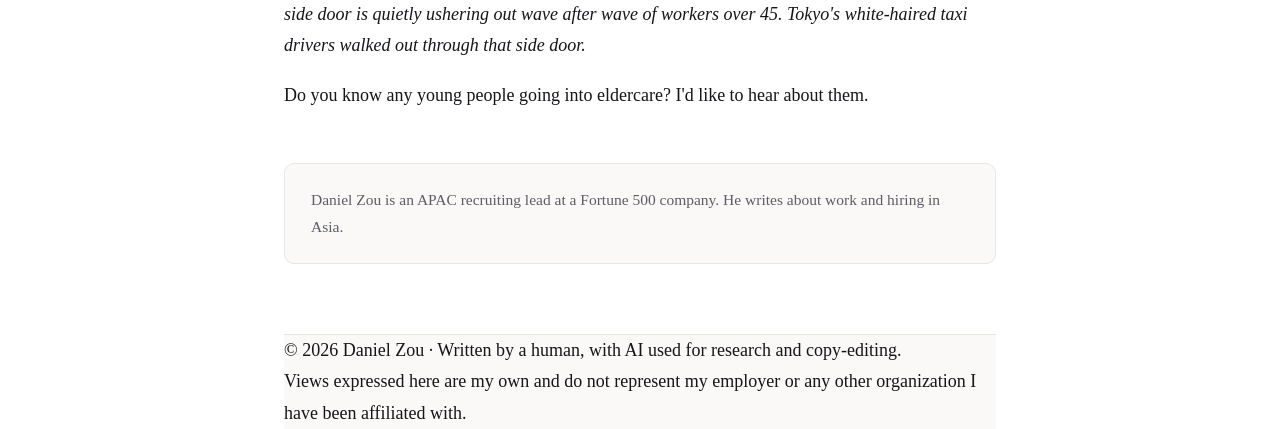
<file: posts/japan-98-percent-employment-rate.html>
<!DOCTYPE html>
<html lang="en">
<head>
<meta charset="utf-8">
<meta name="viewport" content="width=device-width, initial-scale=1">
<title>Japan's 98% Graduate Employment Rate Isn't a Miracle. It's Demographic Arithmetic. — Daniel Zou</title>
<meta name="description" content="Japan's 98% graduate employment rate is not an economic comeback. A veteran APAC recruiter breaks down the demographic math — and why China is next in line.">
<link rel="canonical" href="https://danielzouyu.com/posts/japan-98-percent-employment-rate.html">
<meta property="og:title" content="Japan's 98% Graduate Employment Rate Isn't a Miracle. It's Demographic Arithmetic.">
<meta property="og:description" content="A veteran APAC recruiter breaks down the demographic math behind Japan's 98% graduate employment rate — and why China is next in line.">
<meta property="og:type" content="article">
<meta property="og:url" content="https://danielzouyu.com/posts/japan-98-percent-employment-rate.html">
<link rel="stylesheet" href="../style.css">
<script type="application/ld+json">
{
  "@context": "https://schema.org",
  "@type": "Article",
  "headline": "Japan's 98% Graduate Employment Rate Isn't a Miracle. It's Demographic Arithmetic.",
  "description": "Japan's 98% graduate employment rate is not an economic comeback. A veteran APAC recruiter breaks down the demographic math — and why China is next in line.",
  "author": { "@type": "Person", "name": "Daniel Zou", "url": "https://danielzouyu.com/about.html" },
  "datePublished": "2026-10-29",
  "mainEntityOfPage": "https://danielzouyu.com/posts/japan-98-percent-employment-rate.html",
  "keywords": "Japan graduate employment rate, Japan aging economy jobs, Japan demographic crisis explained, China silver economy opportunities, eldercare careers China"
}
</script>
</head>
<script data-goatcounter="https://danielz.goatcounter.com/count"
        async src="//gc.zgo.at/count.js"></script>
  <body>
<div class="wrap">
<header class="site">
  <div class="name"><a href="../index.html">Daniel Zou</a></div>
  <div class="tag">Work in Asia — what the numbers reveal, before the data does.</div>
  <nav class="top"><a href="../index.html">Essays</a><a href="../about.html">About</a></nav>
</header>

<h1 class="post-title">Japan's 98% Graduate Employment Rate Isn't a Miracle. It's Demographic Arithmetic.</h1>
<div class="meta">October 29, 2026 · Daniel Zou · Japan series №1 · ~9 min read</div>

<p>I fly to Japan more than almost any other market I cover in APAC recruiting. And over the past two years, hiring in Tokyo, I've felt something shift that I can no longer ignore: HR managers at small and mid-sized companies have started <em>begging</em> students to sign.</p>

<p>The numbers back the feeling. According to the joint survey by Japan's Ministry of Education (MEXT) and the Ministry of Health, Labour and Welfare, the employment rate for university students graduating in spring 2025 hit 98.0% — a second straight year above 98%, and a first since the survey began in 1997.</p>

<p>Online, plenty of people use this figure to argue that Japan has finally escaped its "lost three decades," that the economy is back. In China, some middle-class parents even cite it as a reason to send their kids to study in Japan — "copy Japan's homework."</p>

<p>Let me take this number apart for you. The conclusion first: 98% is not an economic miracle. It is a demographic arithmetic problem. And it's a problem China will have to hand in its own answer to, roughly fifteen years from now.</p>

<h2>First, look at how the 98% is actually calculated</h2>

<p>The denominator of this "employment rate" is not all graduates. It's only the graduates who say they want to work — in 2025, that was 75.6% of the class. The 98% measures how many of <em>those</em> students landed jobs.</p>

<p>The structure matters even more. Inside the same 98%, two opposite worlds coexist. At large companies with over 5,000 employees, the jobs-to-applicants ratio is 0.34 — three candidates fighting for one opening. The competition is as brutal as ever. At small and mid-sized companies with fewer than 300 employees, the ratio is 6.50 — seven openings chasing a single student.</p>

<p>So Japan's real picture is not "the economy is so good that everyone has a job." It's that there are too few young people to go around. I call this "denominator prosperity": the numerator (jobs) has barely moved, while the denominator (young workers) shrinks every year. The rate drifts toward a perfect score on its own.</p>

<p>This is not an economics story. It's a population story.</p>

<h2>Three buckets of cold water on the viral version</h2>

<p>Chinese-language commentary on this topic gets at least three things wrong. Some cold water is in order.</p>

<p><strong>Bucket one: the inheritance tax is not "a flat 40%."</strong> Japan's inheritance tax runs on eight progressive brackets, from 10% to 55%. Only the portion of an estate above 600 million yen (≈$4M) touches the 55% bracket, and there is a sizable exemption first — 30 million yen (≈$200K), plus 6 million yen per heir. Most ordinary families' estates never enter the high brackets at all. "Grandpa dies, the government takes 40%" confuses the top marginal rate with the typical rate.</p>

<p><strong>Bucket two: "every Japanese elder takes 2 million RMB to the grave" is an average illusion.</strong> The real figures from the Statistics Bureau's household survey: median savings for households headed by someone in their sixties are about 6.5 million yen — roughly 300,000 RMB (≈$43K). For households in their seventies, about 8 million yen. The <em>mean</em> is indeed over 20 million yen, but that figure is dragged upward by wealthy families at the top. The median is what most Japanese elders actually have in their pocket. The viral line about "35 million yen carried into the coffin" comes from a cautionary projection by management writer Kenichi Ohmae. It was a warning, not a statistic.</p>

<p><strong>Bucket three: crediting the recovery to "wealth redistribution as the old die off" is too theatrical.</strong> The mainstream consensus on why Japan finally broke out of deflation these past two years involves three things. Shunto — the annual spring wage-offensive in which unions and big employers negotiate pay — delivered the largest raises in over three decades, restarting the wage-price cycle. The Tokyo Stock Exchange pressed listed companies to reform their governance. And a weak yen set off an inbound tourism and consumption boom. Demographic change is the background music here, not the main melody.</p>

<h2>But three things in that judgment are right</h2>

<p>Cold water poured. Now let me fish out the parts that hold up.</p>

<p>First, Japan really is China's reference case, walking ten to twenty years ahead. That judgment stands. Looking at Japan is looking at a future that parts of China are already arriving at.</p>

<p>Second, the transmission chain of the "low-desire society" is real. The elderly clutch their savings and don't spend — money stops circulating — industries contract — young people get no chances — they lie flat, skip marriage, skip children — the next generation of young people shrinks further. Japan ran this entire loop once, end to end, and every link has data behind it. Ohmae's books — <em>The Low-Desire Society</em> and <em>Silver Economics</em> — are exactly about this. Worth reading.</p>

<p>Third, the silver economy is a genuinely large, high-certainty opportunity — and a more concrete one than the viral posts describe. That is the real subject of this piece. Let's get to it.</p>

<h2>One map of Asia: young, middle-aged, old</h2>

<p>Zoom out, and you see a striking time map.</p>

<p>Vietnam's median age is about 32. It is a young man. China's is about 40 — middle-aged. Japan's is about 49 — old.</p>

<p>Three countries, like the same person at three different ages. I wrote recently about Vietnam — a young country where people's eyes shine but factories can't find line leaders. Japan is the opposite extreme: mature industries, complete institutions, but the waiters, taxi drivers, and convenience-store clerks you see on the street are, in large numbers, silver-haired seniors.</p>

<p>In Vietnam, you see China's yesterday. In Japan, you see China's day after tomorrow. China's today sits right in the middle: 320 million people over 60, 23% of the population — already fully into moderate aging.</p>

<p>So the question is not "should we face the silver economy." It's "where do you plan to stand inside it."</p>

<h2>The real opportunity list: the gap, the new job titles, and the pay</h2>

<p>I'm a lifer in recruiting. I only offer judgments that have sources.</p>

<p><strong>The gap.</strong> Over the next five years, China faces a shortfall of more than 5 million eldercare workers. Within the existing workforce, 83% are aged 40 to 59; workers under 30 make up less than 2%. An industry that is severely short-staffed — and that almost no young person wants to enter — is exactly the kind of industry that policy and capital will flood with resources.</p>

<p><strong>The new job titles.</strong> China's Ministry of Human Resources and Social Security has, several years running, designated eldercare-related roles as officially recognized new occupations: elder-ability assessors, eldercare service specialists, bathing assistants for the elderly, dementia care workers. In 2026 it added the "aging-friendly renovation designer" — someone who retrofits homes so old people can live in them safely. When new job titles cluster in one field, the labor market's signal light is turning green.</p>

<p><strong>The pay.</strong> Platform data shows that roles like eldercare service specialist and renovation designer typically pay 7,000 to 12,000 RMB a month (≈$970–$1,650); with project-management experience, that can reach 15,000 (≈$2,080). Not high — yet. But follow Japan's trajectory: the premium on professional-service roles climbs steadily as the industry matures.</p>

<p><strong>The total market.</strong> China's silver economy already runs above 7 trillion RMB (≈$1 trillion), and official projections have it passing 30 trillion RMB (≈$4.2 trillion) by 2035. Sales revenue for senior travel services grew 26% year over year in the first half of last year.</p>

<p>One caveat. What this industry lacks most is not caregivers. It's "the middle layer that understands old people" — station managers who can lead a care team, assessors who can design a service plan, product managers who can translate an elder's needs into a product. The same thing I said about Vietnam: wherever an industry rises, the first shortage is always shop-floor supervisors.</p>

<h2>Practical advice for two kinds of readers</h2>

<p><strong>For families choosing a direction for their kids:</strong> use Japan as a reference, but don't copy its homework. When Japan entered deep aging, its per-capita GDP was around $40,000. China's today is a little over $10,000 — getting old before getting rich. That means China's silver-economy opportunity is not in high-end eldercare. It's in "mass-affordable plus technology": using technology to push the price of professional services down. Whoever pulls that off wins the next decade.</p>

<p><strong>For seasoned workplace veterans:</strong> the silver economy is one of the few tracks where age doesn't depreciate — it appreciates. Understanding life, carrying real experience, being able to empathize with an 80-year-old: these are precisely the things young people cannot fake. Your second spring doesn't live only in AI. It's on this boat, too.</p>

<p>One honest feeling to close. Every time I fly back from Japan, I feel like I've been looking into a brightly polished mirror. What it reflects is not "what we will become." It's "what we still have time to do."</p>

<p>Japan's today is an exam paper China hands in fifteen years from now. The only difference is that we've already seen their answer sheet.</p>

<p><em>Next in this series: the country's other door. While the front door fights over fresh graduates, the side door is quietly ushering out wave after wave of workers over 45. Tokyo's white-haired taxi drivers walked out through that side door.</em></p>

<p>Do you know any young people going into eldercare? I'd like to hear about them.</p>

<div class="byline">Daniel Zou is an APAC recruiting lead at a Fortune 500 company. He writes about work and hiring in Asia.</div>

<!-- NEWSLETTER BOX: insert Buttondown/beehiiv embed here at Step 6 -->

<footer class="site">
  © 2026 Daniel Zou · Written by a human, with AI used for research and copy-editing.<br>Views expressed here are my own and do not represent my employer or any other organization I have been affiliated with.
</footer>
</div>
</body>
</html>
</file>
<file: style.css>
/* Daniel Zou — Work in Asia · professional editorial stylesheet v2 */
:root {
  --ink:#16161a; --muted:#5d5d66; --faint:#8a8a93;
  --accent:#a8381f; --accent-soft:#f6e9e4;
  --paper:#ffffff; --wash:#faf9f7; --line:#e8e6e1;
}
* { box-sizing:border-box; }
html { -webkit-text-size-adjust:100%; }
body {
  margin:0; background:var(--paper); color:var(--ink);
  font-family:Georgia,'Times New Roman','Songti SC',serif;
  line-height:1.75; font-size:18px;
}
a { color:var(--accent); text-decoration:none; }
a:hover { text-decoration:underline; }
.wrap { max-width:760px; margin:0 auto; padding:0 24px; }

/* ---------- header ---------- */
.site-top { border-bottom:1px solid var(--line); background:var(--paper);
  position:sticky; top:0; z-index:10; }
.site-top .bar { max-width:760px; margin:0 auto; padding:16px 24px;
  display:flex; align-items:baseline; justify-content:space-between;
  font-family:-apple-system,'Segoe UI',Helvetica,Arial,sans-serif; }
.brand { font-size:17px; font-weight:700; letter-spacing:.4px; }
.brand a { color:var(--ink); }
.brand a:hover { text-decoration:none; color:var(--accent); }
.brand .dot { color:var(--accent); }
nav.top a { color:var(--muted); margin-left:22px; font-size:13.5px;
  text-transform:uppercase; letter-spacing:1.2px; font-weight:600; }
nav.top a:hover { color:var(--accent); text-decoration:none; }

/* ---------- homepage hero ---------- */
.hero { padding:64px 0 44px; border-bottom:1px solid var(--line); }
.hero .kicker { font-family:-apple-system,'Segoe UI',Helvetica,Arial,sans-serif;
  font-size:13px; font-weight:700; letter-spacing:2.5px; text-transform:uppercase;
  color:var(--accent); margin-bottom:14px; }
.hero h1 { font-size:clamp(34px,6vw,50px); line-height:1.15; margin:0 0 16px;
  letter-spacing:-.5px; font-weight:700; }
.hero .lede { font-size:20px; color:var(--muted); max-width:620px; margin:0;
  line-height:1.6; }

/* ---------- section labels ---------- */
.section-label { font-family:-apple-system,'Segoe UI',Helvetica,Arial,sans-serif;
  font-size:12.5px; font-weight:700; letter-spacing:2.5px; text-transform:uppercase;
  color:var(--faint); margin:44px 0 6px; }

/* ---------- featured card ---------- */
.card { border:1px solid var(--line); border-radius:10px; padding:30px 32px;
  margin:18px 0 10px; background:var(--wash);
  transition:border-color .15s ease, box-shadow .15s ease; }
a.card-link { display:block; color:inherit; }
a.card-link:hover { text-decoration:none; }
a.card-link:hover .card { border-color:var(--accent);
  box-shadow:0 2px 14px rgba(0,0,0,.05); }
.card .eyebrow { font-family:-apple-system,'Segoe UI',Helvetica,Arial,sans-serif;
  font-size:12.5px; font-weight:700; letter-spacing:1.8px; text-transform:uppercase;
  color:var(--accent); margin-bottom:10px; }
.card h2 { font-size:26px; line-height:1.3; margin:0 0 10px; letter-spacing:-.3px; }
.card p { color:var(--muted); font-size:16.5px; margin:0 0 14px; line-height:1.65; }
.card .read { font-family:-apple-system,'Segoe UI',Helvetica,Arial,sans-serif;
  font-size:14px; font-weight:600; color:var(--accent); }

/* ---------- post list (archive style) ---------- */
.post-list { list-style:none; padding:0; margin:0; }
.post-list li { padding:20px 0; border-bottom:1px solid var(--line); }
.post-list .dt { color:var(--faint); font-size:13px;
  font-family:-apple-system,'Segoe UI',Helvetica,Arial,sans-serif; }
.post-list .t { font-size:20px; font-weight:700; line-height:1.35; margin-top:2px; }
.post-list .t a { color:var(--ink); }
.post-list .t a:hover { color:var(--accent); text-decoration:none; }
.post-list .d { color:var(--muted); font-size:15px; margin-top:5px; }

/* ---------- article page ---------- */
.crumb { font-family:-apple-system,'Segoe UI',Helvetica,Arial,sans-serif;
  font-size:13px; margin:26px 0 0; color:var(--faint); }
.crumb a { color:var(--muted); }
h1.post-title { font-size:clamp(30px,5vw,40px); line-height:1.2; margin:18px 0 10px;
  letter-spacing:-.4px; }
.post-sub { font-size:19px; color:var(--muted); line-height:1.55; margin:0 0 18px; }
.meta { color:var(--faint); font-size:13.5px;
  font-family:-apple-system,'Segoe UI',Helvetica,Arial,sans-serif;
  padding-bottom:22px; border-bottom:1px solid var(--line); margin-bottom:34px; }
.meta .sep { margin:0 8px; }
article h2 { font-size:25px; margin:52px 0 4px; line-height:1.35; letter-spacing:-.3px; }
article h3 { font-size:20px; margin:36px 0 4px; }
article p { margin:20px 0; }
article ul, article ol { margin:20px 0; padding-left:26px; }
article li { margin:8px 0; }
blockquote { border-left:3px solid var(--accent); margin:28px 0;
  padding:6px 22px; color:#3d3d44; font-style:italic; background:var(--wash); }
strong { color:#000; }
hr { border:none; border-top:1px solid var(--line); margin:44px 0; }
.byline { border:1px solid var(--line); border-radius:10px; background:var(--wash);
  margin:52px 0 0; padding:22px 26px; color:var(--muted); font-size:15.5px; }
.byline .who { font-family:-apple-system,'Segoe UI',Helvetica,Arial,sans-serif;
  font-weight:700; color:var(--ink); font-size:14px; letter-spacing:.3px; }
.next-read { margin:28px 0 0; padding:18px 22px; border:1px dashed var(--line);
  border-radius:10px; font-size:16px; }
.next-read .lbl { font-family:-apple-system,'Segoe UI',Helvetica,Arial,sans-serif;
  font-size:12px; font-weight:700; letter-spacing:2px; text-transform:uppercase;
  color:var(--faint); display:block; margin-bottom:6px; }

/* ---------- footer ---------- */
footer.site { border-top:1px solid var(--line); margin-top:70px;
  background:var(--wash); }
footer.site .in { max-width:760px; margin:0 auto; padding:30px 24px 44px;
  color:var(--muted); font-size:13.5px;
  font-family:-apple-system,'Segoe UI',Helvetica,Arial,sans-serif;
  display:flex; justify-content:space-between; flex-wrap:wrap; gap:12px; }
footer.site a { color:var(--muted); }
footer.site a:hover { color:var(--accent); }

@media (max-width:600px) {
  body { font-size:17px; }
  .hero { padding:44px 0 32px; }
  .card { padding:22px 20px; }
  .card h2 { font-size:22px; }
  nav.top a { margin-left:14px; font-size:12.5px; }
}

/* ---------- v3: magazine homepage ---------- */
.hero-img { margin:26px 0 0; }
.hero-img img { width:100%; display:block; border-radius:12px;
  border:1px solid var(--line); }

.grid-4 { display:grid; grid-template-columns:1fr 1fr; gap:20px; margin:16px 0 8px; }
.mod-card { border:1px solid var(--line); border-radius:12px; overflow:hidden;
  background:var(--paper); transition:border-color .15s ease, box-shadow .15s ease,
  transform .15s ease; display:block; color:inherit; }
a.mod-card:hover { text-decoration:none; border-color:var(--accent);
  box-shadow:0 4px 18px rgba(0,0,0,.07); transform:translateY(-2px); }
.mod-card img { width:100%; display:block; aspect-ratio:3/2; object-fit:cover;
  border-bottom:1px solid var(--line); }
.mod-card .body { padding:18px 20px 20px; }
.mod-card .mt { font-size:19px; font-weight:700; letter-spacing:-.2px; }
.mod-card .mt .cn { font-size:13px; color:var(--accent); font-weight:700;
  font-family:-apple-system,'Segoe UI',Helvetica,Arial,sans-serif;
  letter-spacing:1.5px; display:block; margin-bottom:4px; }
.mod-card .md { color:var(--muted); font-size:14.5px; line-height:1.6; margin-top:6px; }

.about-teaser { display:flex; gap:28px; align-items:center;
  border:1px solid var(--line); border-radius:12px; background:var(--wash);
  padding:28px 30px; margin:14px 0 8px; }
.about-teaser img { width:130px; height:130px; border-radius:50%;
  border:1px solid var(--line); flex-shrink:0; }
.about-teaser .at { font-size:20px; font-weight:700; margin-bottom:6px; }
.about-teaser p { font-size:15.5px; color:var(--muted); margin:0 0 8px;
  line-height:1.65; }
.about-teaser .more { font-family:-apple-system,'Segoe UI',Helvetica,Arial,sans-serif;
  font-size:14px; font-weight:600; }

.archive-group { margin:8px 0 10px; }
.archive-group .g-label { font-family:-apple-system,'Segoe UI',Helvetica,Arial,sans-serif;
  font-size:13px; font-weight:700; letter-spacing:2px; text-transform:uppercase;
  color:var(--accent); border-bottom:2px solid var(--accent-soft);
  padding-bottom:8px; margin:34px 0 4px; }
.empty-note { color:var(--faint); font-size:15px; font-style:italic;
  padding:18px 0; border-bottom:1px solid var(--line); }

@media (max-width:600px) {
  .grid-4 { grid-template-columns:1fr; }
  .about-teaser { flex-direction:column; text-align:center; padding:24px 20px; }
}
</file>
